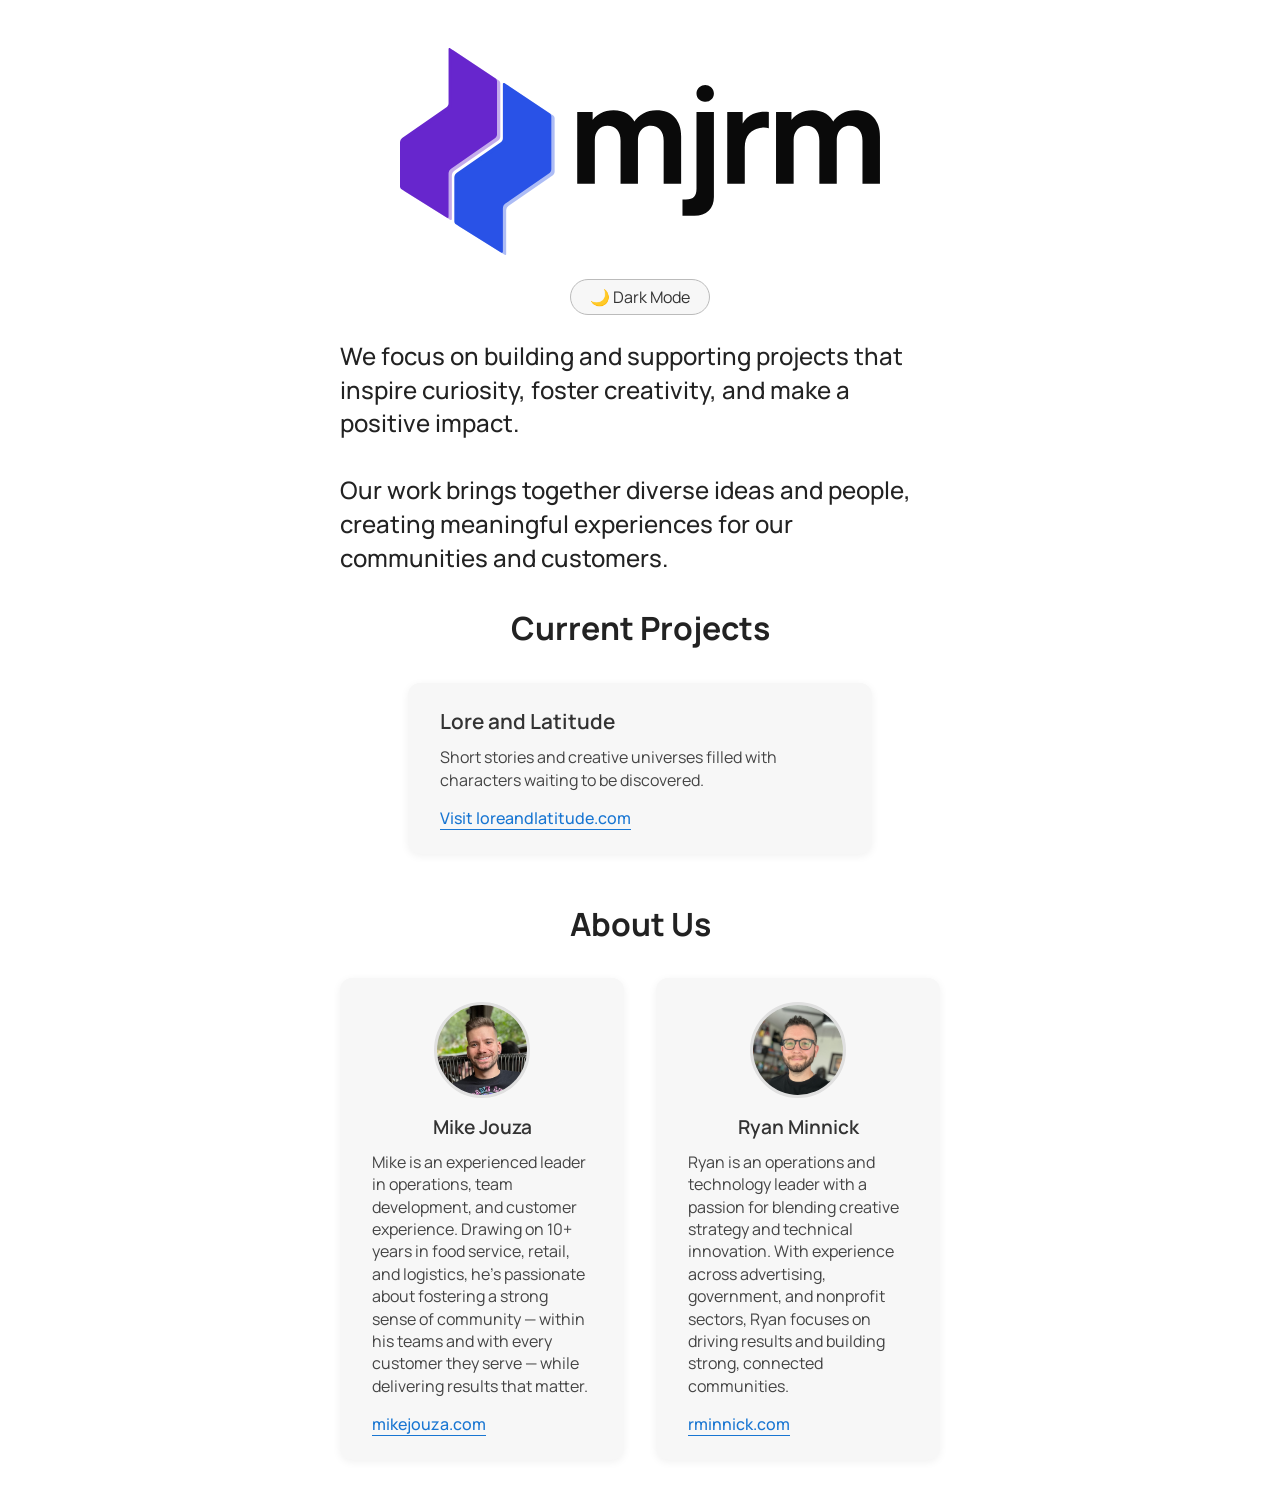
<file: index.html>
<!doctype html>
<html class="no-js" lang="">

<head>
  <meta charset="utf-8">
  <title>mjrm</title>
  <meta name="description" content="">
  <meta name="viewport" content="width=device-width, initial-scale=1">

  <meta property="og:title" content="">
  <meta property="og:type" content="">
  <meta property="og:url" content="">
  <meta property="og:image" content="">

  <link rel="apple-touch-icon" sizes="57x57" href="/apple-icon-57x57.png">
  <link rel="apple-touch-icon" sizes="60x60" href="/apple-icon-60x60.png">
  <link rel="apple-touch-icon" sizes="72x72" href="/apple-icon-72x72.png">
  <link rel="apple-touch-icon" sizes="76x76" href="/apple-icon-76x76.png">
  <link rel="apple-touch-icon" sizes="114x114" href="/apple-icon-114x114.png">
  <link rel="apple-touch-icon" sizes="120x120" href="/apple-icon-120x120.png">
  <link rel="apple-touch-icon" sizes="144x144" href="/apple-icon-144x144.png">
  <link rel="apple-touch-icon" sizes="152x152" href="/apple-icon-152x152.png">
  <link rel="apple-touch-icon" sizes="180x180" href="/apple-icon-180x180.png">
  <link rel="icon" type="image/png" sizes="192x192"  href="/android-icon-192x192.png">
  <link rel="icon" type="image/png" sizes="32x32" href="/favicon-32x32.png">
  <link rel="icon" type="image/png" sizes="96x96" href="/favicon-96x96.png">
  <link rel="icon" type="image/png" sizes="16x16" href="/favicon-16x16.png">
  <link rel="manifest" href="/manifest.json">
  <meta name="msapplication-TileColor" content="#ffffff">
  <meta name="msapplication-TileImage" content="/ms-icon-144x144.png">
  <meta name="theme-color" content="#ffffff">

  <link rel="stylesheet" href="css/normalize.css">
  <link rel="stylesheet" href="css/main.css">
  <link rel="preconnect" href="https://fonts.googleapis.com">
  <link rel="preconnect" href="https://fonts.googleapis.com">
  <link rel="preconnect" href="https://fonts.gstatic.com" crossorigin>
  <link href="https://fonts.googleapis.com/css2?family=Manrope:wght@400;500;600;700&display=swap" rel="stylesheet">
  <meta name="theme-color" content="#fafafa">
</head>

<body>

  <!-- Add your site or application content here -->
  
<div class="logo-container">
  <img src="/mjrm-logo.svg" alt="mjrm logo" style="width: 80%; display: block; margin: 0 auto;" />
</div>
<div style="text-align:center; margin-bottom:1.5em;">
  <button id="darkModeToggle" style="padding:0.5em 1.2em; font-size:1em; border-radius:20px; border:1px solid #bbb; background:#f7f7f7; color:#333; cursor:pointer; transition:background 0.2s, color 0.2s;"><span class="toggle-emoji">🌙</span> Dark Mode</button>
</div>
  <p style="font-family: 'Manrope', sans-serif; font-weight: 500; font-size: 1.5em;">We focus on building and supporting projects that inspire curiosity, foster creativity, and make a positive impact.<br><br> Our work brings together diverse ideas and people, creating meaningful experiences for our communities and customers.</p>

  <!-- Current Projects Section -->
  <div class="projects-section">
    <h2>Current Projects</h2>
    <div class="projects-cards">
      <div class="project-card">
        <div class="project-card-header">Lore and Latitude</div>
        <div class="project-card-body">
          <p>Short stories and creative universes filled with characters waiting to be discovered.</p>
          <a class="project-card-link" href="https://loreandlatitude.com" target="_blank" rel="noopener">Visit loreandlatitude.com</a>
        </div>
      </div>
      <!-- Add more project cards here as needed -->
    </div>
  </div>

  <!-- About Us Section -->
  <div class="about-section">
    <h2>About Us</h2>
    <div class="about-cards">
      <div class="about-card">
        <img class="about-card-photo" src="/img/mike-sq.jpeg" alt="Mike Jouza profile photo" />
        <div class="about-card-header">Mike Jouza</div>
        <div class="about-card-body">
          <p class="about-card-bio">Mike is an experienced leader in operations, team development, and customer experience. Drawing on 10+ years in food service, retail, and logistics, he’s passionate about fostering a strong sense of community — within his teams and with every customer they serve — while delivering results that matter.</p>
          <a class="about-card-link" href="https://mikejouza.com" target="_blank" rel="noopener">mikejouza.com</a>
        </div>
      </div>
      <div class="about-card">
        <img class="about-card-photo" src="/img/ryan-sq.jpeg" alt="Ryan Minnick profile photo" />
        <div class="about-card-header">Ryan Minnick</div>
        <div class="about-card-body">
          <p class="about-card-bio">Ryan is an operations and technology leader with a passion for blending creative strategy and technical innovation. With experience across advertising, government, and nonprofit sectors, Ryan focuses on driving results and building strong, connected communities.</p>
          <a class="about-card-link" href="https://rminnick.com" target="_blank" rel="noopener">rminnick.com</a>
        </div>
      </div>
    </div>
  </div>

  
  <script src="js/vendor/modernizr-3.11.2.min.js"></script>
  <script src="js/plugins.js"></script>
  <script src="js/main.js"></script>
  
</body>

</html>
</file>
<file: css/main.css>
/*! HTML5 Boilerplate v8.0.0 | MIT License | https://html5boilerplate.com/ */

/* main.css 2.1.0 | MIT License | https://github.com/h5bp/main.css#readme */
/*
 * What follows is the result of much research on cross-browser styling.
 * Credit left inline and big thanks to Nicolas Gallagher, Jonathan Neal,
 * Kroc Camen, and the H5BP dev community and team.
 */

/* ==========================================================================
   Base styles: opinionated defaults
   ========================================================================== */

@import url('https://fonts.googleapis.com/css2?family=Heebo&family=Roboto&display=swap');

body {
  margin: 0 auto;
  max-width: 600px;
  min-height: 100%;
  padding: 1em;
  background: #ffffff;
  font-family: 'Manrope', sans-serif;
  font-weight: 400;
  color: #222;
  transition: background 0.5s cubic-bezier(.7,0,.3,1), color 0.5s cubic-bezier(.7,0,.3,1);
}

#darkModeToggle {
  position: relative;
  overflow: hidden;
  transition: background 0.3s, color 0.3s, transform 0.15s;
}

#darkModeToggle .toggle-emoji {
  display: inline-block;
  transition: transform 0.5s cubic-bezier(.7,0,.3,1);
  will-change: transform;
}

#darkModeToggle.spin .toggle-emoji {
  animation: spin-toggle 0.6s cubic-bezier(.7,0,.3,1);
}

@keyframes spin-toggle {
  from { transform: rotate(0deg) scale(1); }
  60% { transform: rotate(340deg) scale(1.25); }
  80% { transform: rotate(370deg) scale(0.95); }
  to { transform: rotate(360deg) scale(1); }
}

#darkModeToggle.pop {
  animation: pop-toggle 0.25s cubic-bezier(.7,0,.3,1);
}

@keyframes pop-toggle {
  0% { transform: scale(1); }
  50% { transform: scale(1.15); }
  100% { transform: scale(1); }
}


body.dark-mode {
  background: #181a1b;
  color: #e0e0e0;
}

body.dark-mode html {
  background: #181a1b;
}

body.dark-mode .about-section,
body.dark-mode .projects-section {
  color: #e0e0e0;
}

body.dark-mode .about-card,
body.dark-mode .project-card {
  background: #202124;
  box-shadow: 0 4px 16px rgba(0,0,0,0.45);
  border: 2px solid #444;
}

body.dark-mode .project-card {
  color: #fff;
}

body.dark-mode .about-card-header {
  color: #fff;
}

body.dark-mode .about-card-bio {
  color: #cfcfcf;
}

body.dark-mode .about-card-link,
body.dark-mode .project-card-link {
  color: #90caf9;
  border-bottom: 1px solid #90caf9;
}

body.dark-mode .about-card-link:hover,
body.dark-mode .project-card-link:hover {
  color: #42a5f5;
  border-bottom: 1px solid #42a5f5;
}

body.dark-mode .about-card-photo {
  background: #232526;
  border-color: #444;
}


html, body {
  color: #222;
  font-size: 1em;
  line-height: 1.4;
  background: #FFFFFF;
  transition: background 0.5s cubic-bezier(.7,0,.3,1), color 0.5s cubic-bezier(.7,0,.3,1);
}

html.dark-mode, body.dark-mode {
  background: #181a1b !important;
  color: #e0e0e0;
}

html.dark-mode .projects-section,
body.dark-mode .projects-section {
  color: #e0e0e0;
}

html.dark-mode .project-card,
body.dark-mode .project-card {
  background: #202124;
  color: #fff;
  box-shadow: 0 4px 16px rgba(0,0,0,0.45);
  border: 2px solid #444;
}

html.dark-mode .project-card-body,
body.dark-mode .project-card-body p {
  color: #fff;
  text-shadow: 0 1px 6px rgba(0,0,0,0.22);
}

html.dark-mode .project-card-header,
body.dark-mode .project-card-header {
  color: #fff;
  text-shadow: 0 1px 6px rgba(0,0,0,0.35);
}

html.dark-mode .project-card-link,
body.dark-mode .project-card-link {
  color: #fff;
  border-bottom: 1px solid #90caf9;
  text-shadow: 0 1px 6px rgba(0,0,0,0.18);
}

html.dark-mode .project-card-link:hover,
body.dark-mode .project-card-link:hover {
  color: #42a5f5;
  border-bottom: 1px solid #42a5f5;
}



/*
 * Remove text-shadow in selection highlight:
 * https://twitter.com/miketaylr/status/12228805301
 *
 * Vendor-prefixed and regular ::selection selectors cannot be combined:
 * https://stackoverflow.com/a/16982510/7133471
 *
 * Customize the background color to match your design.
 */

::-moz-selection {
  background: #b3d4fc;
  text-shadow: none;
}

::selection {
  background: #b3d4fc;
  text-shadow: none;
}

/*
 * A better looking default horizontal rule
 */

hr {
  display: block;
  height: 1px;
  border: 0;
  border-top: 1px solid #ccc;
  margin: 1em 0;
  padding: 0;
}

/*
 * Remove the gap between audio, canvas, iframes,
 * images, videos and the bottom of their containers:
 * https://github.com/h5bp/html5-boilerplate/issues/440
 */

audio,
canvas,
iframe,
img,
svg,
video {
  vertical-align: middle;
}

/*
 * Remove default fieldset styles.
 */

fieldset {
  border: 0;
  margin: 0;
  padding: 0;
}

/*
 * Allow only vertical resizing of textareas.
 */

textarea {
  resize: vertical;
}


/* ==========================================================================
   Author's custom styles
   ========================================================================== */

.about-section {
  margin: 3em 0 2em 0;
  font-family: 'Manrope', sans-serif;
}

.about-section h2 {
  font-size: 2em;
  margin-bottom: 1em;
  font-weight: 700;
  text-align: center;
}

.about-cards {
  display: flex;
  flex-direction: row;
  gap: 2em;
  justify-content: center;
  align-items: stretch;
}

.about-card {
  background: #f7f7f7;
  border-radius: 12px;
  box-shadow: 0 2px 8px rgba(0,0,0,0.06);
  padding: 1.5em 2em;
  max-width: 320px;
  width: 100%;
  display: flex;
  flex-direction: column;
  align-items: center;
  transition: box-shadow 0.2s;
}

.about-card-photo {
  width: 90px;
  height: 90px;
  object-fit: cover;
  border-radius: 50%;
  border: 3px solid #e0e0e0;
  margin-bottom: 1em;
  background: #fafafa;
  display: block;
}


.about-card:hover {
  box-shadow: 0 4px 16px rgba(0,0,0,0.10);
}

.about-card-header {
  font-size: 1.2em;
  font-weight: 600;
  margin-bottom: 0.5em;
  color: #333;
  font-family: 'Manrope', sans-serif;
}

.about-card-bio {
  color: #444;
  font-size: 1em;
  margin: 0 0 1em 0;
  font-family: 'Manrope', sans-serif;
  font-weight: 400;
}

.about-card-link {
  color: #1976d2;
  text-decoration: none;
  font-weight: 500;
  border-bottom: 1px solid #1976d2;
  transition: color 0.2s, border-color 0.2s;
  font-family: 'Manrope', sans-serif;
}

.about-card-link:hover {
  color: #0d47a1;
  border-bottom: 1px solid #0d47a1;
}

@media (max-width: 900px) {
  .about-cards {
    flex-direction: column;
    gap: 1.5em;
    align-items: center;
  }
  .about-card {
    max-width: 95%;
    padding: 1em 1em;
  }
}

.logo-container {
  padding: 2em 0 1.5em 0;
  text-align: center;
}

@media (max-width: 600px) {
  .logo-container {
    padding: 1.2em 0 1em 0;
  }
}

.projects-section {
  margin: 2em 0;
  font-family: 'Manrope', sans-serif;
}

.projects-section h2 {
  font-size: 2em;
  margin-bottom: 1em;
  font-weight: 700;
  text-align: center;
  font-family: 'Manrope', sans-serif;
}

.projects-cards {
  display: flex;
  flex-direction: column;
  gap: 1.5em;
  align-items: center;
}

.project-card {
  background: #f7f7f7;
  border-radius: 12px;
  box-shadow: 0 2px 8px rgba(0,0,0,0.06);
  padding: 1.5em 2em;
  max-width: 400px;
  width: 100%;
  display: flex;
  flex-direction: column;
  align-items: flex-start;
  transition: box-shadow 0.2s;
}

.project-card:hover {
  box-shadow: 0 4px 16px rgba(0,0,0,0.10);
}

.project-card-header {
  font-size: 1.3em;
  font-weight: 600;
  margin-bottom: 0.5em;
  color: #333;
  font-family: 'Manrope', sans-serif;
}

.project-card-body p {
  margin: 0 0 1em 0;
  color: #444;
  font-size: 1em;
  font-family: 'Manrope', sans-serif;
  font-weight: 400;
}

.project-card-link {
  color: #1976d2;
  text-decoration: none;
  font-weight: 500;
  border-bottom: 1px solid #1976d2;
  transition: color 0.2s, border-color 0.2s;
  font-family: 'Manrope', sans-serif;
}

.project-card-link:hover {
  color: #0d47a1;
  border-bottom: 1px solid #0d47a1;
}

@media (max-width: 600px) {
  .projects-cards {
    flex-direction: column;
    gap: 1em;
  }
  .project-card {
    padding: 1em 1em;
    max-width: 95%;
  }
}

/* ==========================================================================
   Helper classes
   ========================================================================== */

/*
 * Hide visually and from screen readers
 */

.hidden,
[hidden] {
  display: none !important;
}

/*
 * Hide only visually, but have it available for screen readers:
 * https://snook.ca/archives/html_and_css/hiding-content-for-accessibility
 *
 * 1. For long content, line feeds are not interpreted as spaces and small width
 *    causes content to wrap 1 word per line:
 *    https://medium.com/@jessebeach/beware-smushed-off-screen-accessible-text-5952a4c2cbfe
 */

.sr-only {
  border: 0;
  clip: rect(0, 0, 0, 0);
  height: 1px;
  margin: -1px;
  overflow: hidden;
  padding: 0;
  position: absolute;
  white-space: nowrap;
  width: 1px;
  /* 1 */
}

/*
 * Extends the .sr-only class to allow the element
 * to be focusable when navigated to via the keyboard:
 * https://www.drupal.org/node/897638
 */

.sr-only.focusable:active,
.sr-only.focusable:focus {
  clip: auto;
  height: auto;
  margin: 0;
  overflow: visible;
  position: static;
  white-space: inherit;
  width: auto;
}

/*
 * Hide visually and from screen readers, but maintain layout
 */

.invisible {
  visibility: hidden;
}

/*
 * Clearfix: contain floats
 *
 * For modern browsers
 * 1. The space content is one way to avoid an Opera bug when the
 *    `contenteditable` attribute is included anywhere else in the document.
 *    Otherwise it causes space to appear at the top and bottom of elements
 *    that receive the `clearfix` class.
 * 2. The use of `table` rather than `block` is only necessary if using
 *    `:before` to contain the top-margins of child elements.
 */

.clearfix::before,
.clearfix::after {
  content: " ";
  display: table;
}

.clearfix::after {
  clear: both;
}

.h1 {
	font-family: 'Heebo', sans-serif;
	font-size: 3em;
}

/* ==========================================================================
   EXAMPLE Media Queries for Responsive Design.
   These examples override the primary ('mobile first') styles.
   Modify as content requires.
   ========================================================================== */

@media only screen and (min-width: 35em) {
  /* Style adjustments for viewports that meet the condition */
}

@media print,
  (-webkit-min-device-pixel-ratio: 1.25),
  (min-resolution: 1.25dppx),
  (min-resolution: 120dpi) {
  /* Style adjustments for high resolution devices */
}

/* ==========================================================================
   Print styles.
   Inlined to avoid the additional HTTP request:
   https://www.phpied.com/delay-loading-your-print-css/
   ========================================================================== */

@media print {
  *,
  *::before,
  *::after {
    background: #fff !important;
    color: #000 !important;
    /* Black prints faster */
    box-shadow: none !important;
    text-shadow: none !important;
  }

  a,
  a:visited {
    text-decoration: underline;
  }

  a[href]::after {
    content: " (" attr(href) ")";
  }

  abbr[title]::after {
    content: " (" attr(title) ")";
  }

  /*
   * Don't show links that are fragment identifiers,
   * or use the `javascript:` pseudo protocol
   */
  a[href^="#"]::after,
  a[href^="javascript:"]::after {
    content: "";
  }

  pre {
    white-space: pre-wrap !important;
  }

  pre,
  blockquote {
    border: 1px solid #999;
    page-break-inside: avoid;
  }

  /*
   * Printing Tables:
   * https://web.archive.org/web/20180815150934/http://css-discuss.incutio.com/wiki/Printing_Tables
   */
  thead {
    display: table-header-group;
  }

  
  tr,
  img {
    page-break-inside: avoid;
  }

  p,
  h2,
  h3 {
    orphans: 3;
    widows: 3;
  }

  h2,
  h3 {
    page-break-after: avoid;
  }
}
</file>
